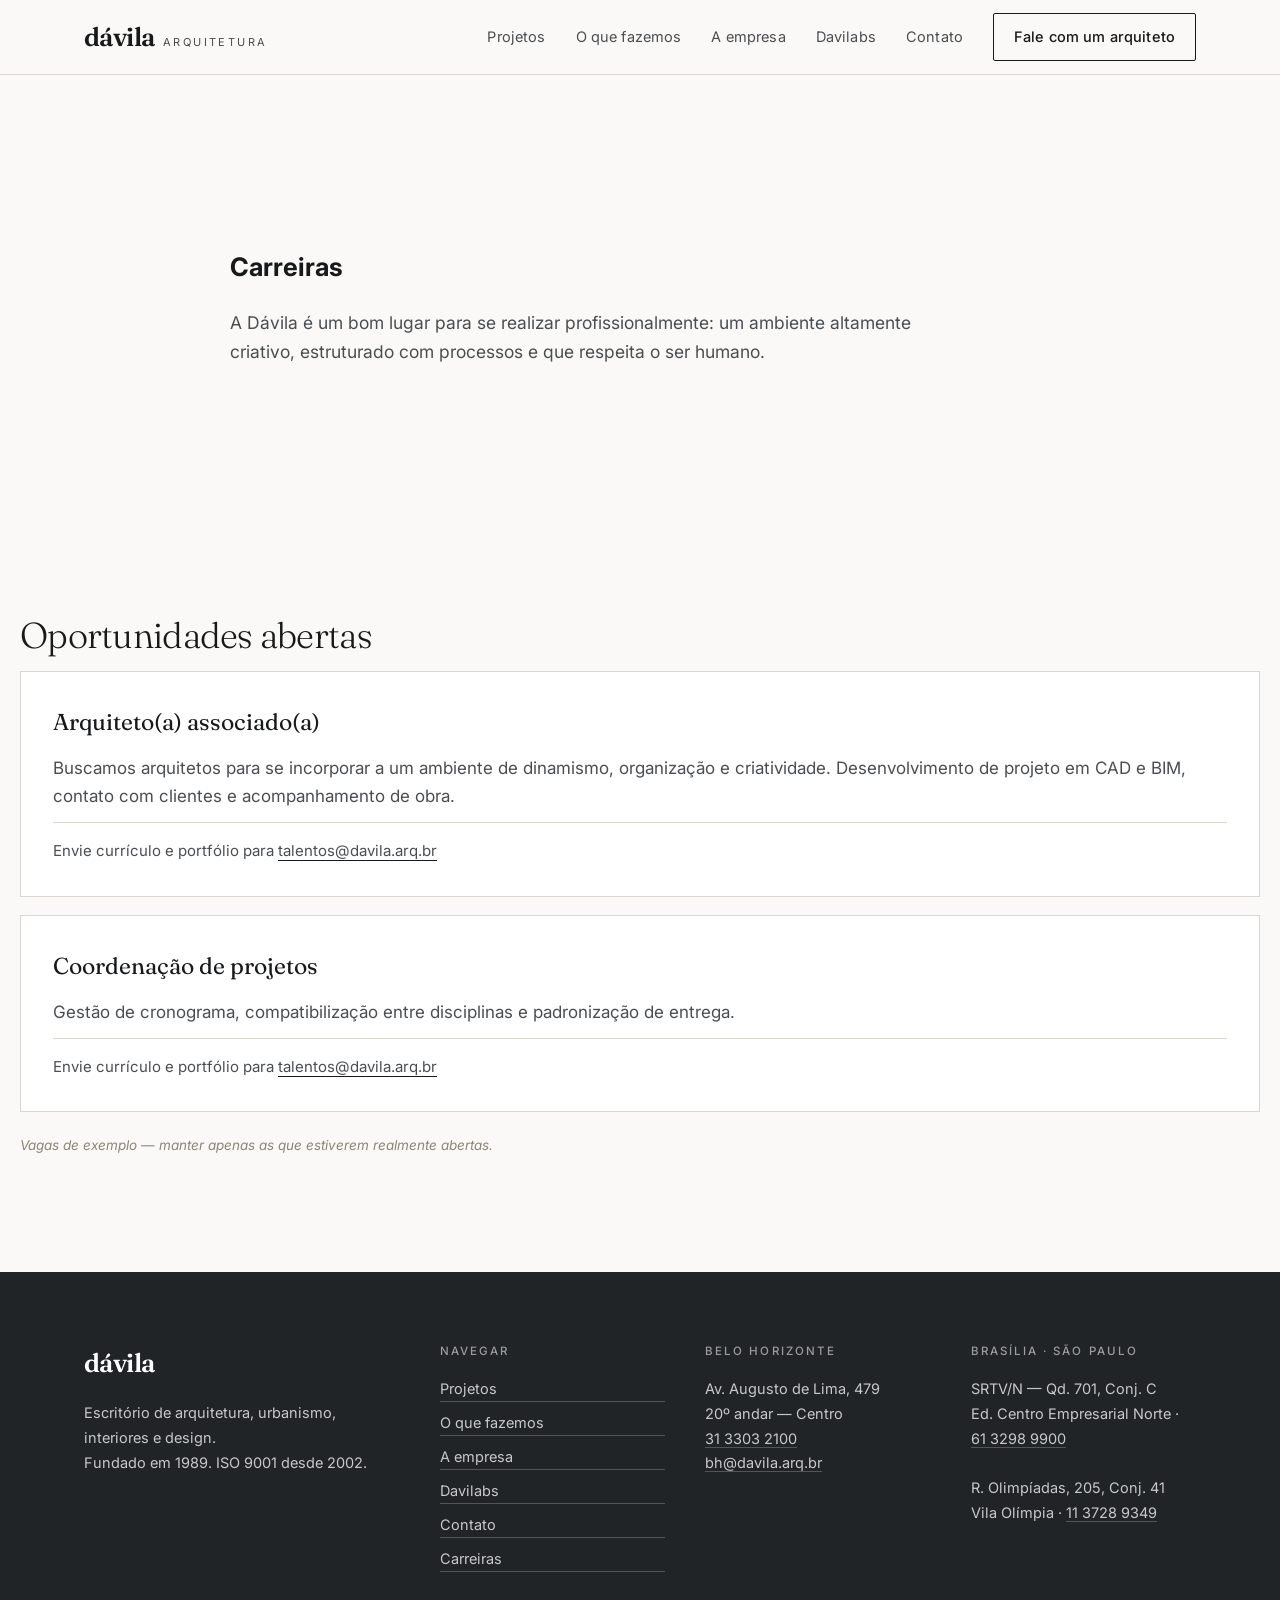
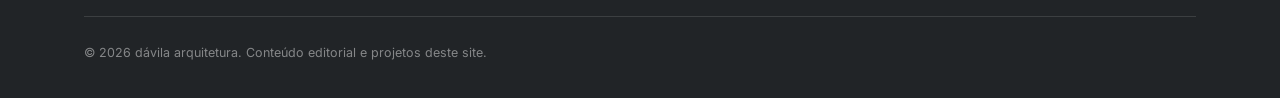
<file: carreiras.html>
<!doctype html>
<html lang="pt-BR">
<head>
<meta charset="utf-8">
<meta name="viewport" content="width=device-width, initial-scale=1">
<title>Carreiras — dávila</title>
<meta name="description" content="Oportunidades abertas no escritório dávila.">
<meta property="og:title" content="Carreiras — dávila">
<meta property="og:description" content="Oportunidades abertas no escritório dávila.">
<link rel="preconnect" href="https://fonts.googleapis.com">
<link rel="preconnect" href="https://fonts.gstatic.com" crossorigin>
<link href="https://fonts.googleapis.com/css2?family=Fraunces:opsz,wght@9..144,300;9..144,400;9..144,600&family=Inter:wght@300;400;500;600&display=swap" rel="stylesheet">
<link rel="stylesheet" href="css/style.css">
</head>
<body>
<a class="skip" href="#conteudo">Pular para o conteúdo</a>
<header class="top">
  <div class="wrap">
    <a class="logo" href="index.html" aria-label="dávila — página inicial">
      <span class="marca">dávila</span><span class="sub">arquitetura</span>
    </a>
    <button class="burger" aria-expanded="false" aria-controls="menu" aria-label="Abrir menu">
      <span></span><span></span><span></span>
    </button>
    <nav id="menu" class="nav" aria-label="Principal">
      <a href="projetos.html">Projetos</a>
<a href="o-que-fazemos.html">O que fazemos</a>
<a href="empresa.html">A empresa</a>
<a href="davilabs.html">Davilabs</a>
<a href="contato.html">Contato</a>
      <a class="cta-nav" href="contato.html">Fale com um arquiteto</a>
    </nav>
  </div>
</header>
<main id="conteudo">

<section class="wrap block first narrow">
  <div class="sec-head">
    <h1>Carreiras</h1>
    <p class="sec-sub">A Dávila é um bom lugar para se realizar profissionalmente: um
    ambiente altamente criativo, estruturado com processos e que respeita o ser humano.</p>
  </div>
</section>

<section class="wrap block">
  <h2 class="h-bloco">Oportunidades abertas</h2>
  <div class="vaga">
    <h3>Arquiteto(a) associado(a)</h3>
    <p>Buscamos arquitetos para se incorporar a um ambiente de dinamismo, organização e
    criatividade. Desenvolvimento de projeto em CAD e BIM, contato com clientes e
    acompanhamento de obra.</p>
    <p class="envio">Envie currículo e portfólio para
    <a href="mailto:talentos@davila.arq.br">talentos@davila.arq.br</a></p>
  </div>
  <div class="vaga">
    <h3>Coordenação de projetos</h3>
    <p>Gestão de cronograma, compatibilização entre disciplinas e padronização de entrega.</p>
    <p class="envio">Envie currículo e portfólio para
    <a href="mailto:talentos@davila.arq.br">talentos@davila.arq.br</a></p>
  </div>
  <p class="nota">Vagas de exemplo — manter apenas as que estiverem realmente abertas.</p>
</section>

</main>
<footer class="foot">
  <div class="wrap">
    <div class="foot-grid">
      <div>
        <span class="marca">dávila</span>
        <p class="foot-l">Escritório de arquitetura, urbanismo, interiores e design.<br>
        Fundado em 1989. ISO 9001 desde 2002.</p>
      </div>
      <div>
        <h3>Navegar</h3>
        <nav class="foot-nav"><a href="projetos.html">Projetos</a>
<a href="o-que-fazemos.html">O que fazemos</a>
<a href="empresa.html">A empresa</a>
<a href="davilabs.html">Davilabs</a>
<a href="contato.html">Contato</a>
<a href="carreiras.html">Carreiras</a></nav>
      </div>
      <div>
        <h3>Belo Horizonte</h3>
        <p class="foot-l">Av. Augusto de Lima, 479<br>20º andar — Centro<br>
        <a href="tel:+553133032100">31 3303 2100</a><br>
        <a href="mailto:bh@davila.arq.br">bh@davila.arq.br</a></p>
      </div>
      <div>
        <h3>Brasília · São Paulo</h3>
        <p class="foot-l">SRTV/N — Qd. 701, Conj. C<br>Ed. Centro Empresarial Norte ·
        <a href="tel:+556132989900">61 3298 9900</a><br><br>
        R. Olimpíadas, 205, Conj. 41<br>Vila Olímpia ·
        <a href="tel:+551137289349">11 3728 9349</a></p>
      </div>
    </div>
    <p class="foot-b">© 2026 dávila arquitetura. Conteúdo editorial e projetos deste site.</p>
  </div>
</footer>
<script src="js/site.js"></script>
</body>
</html>
</file>
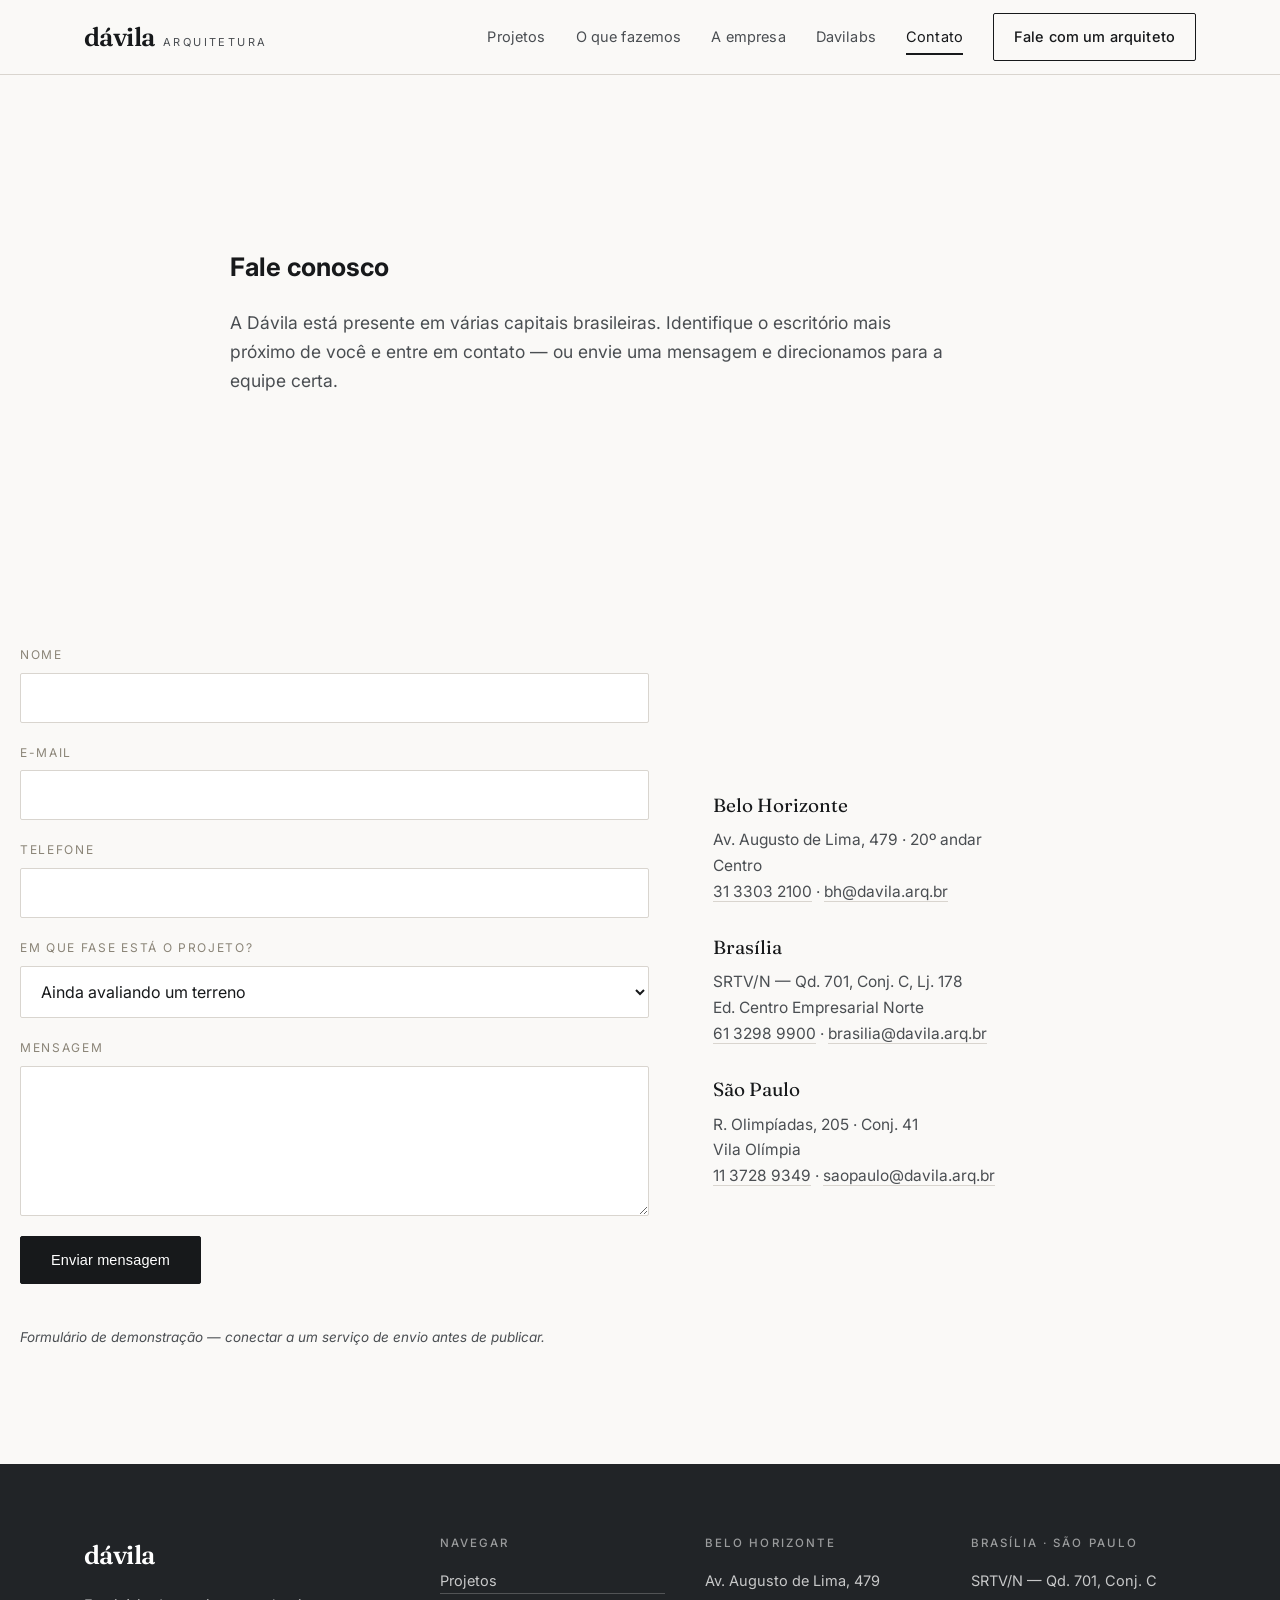
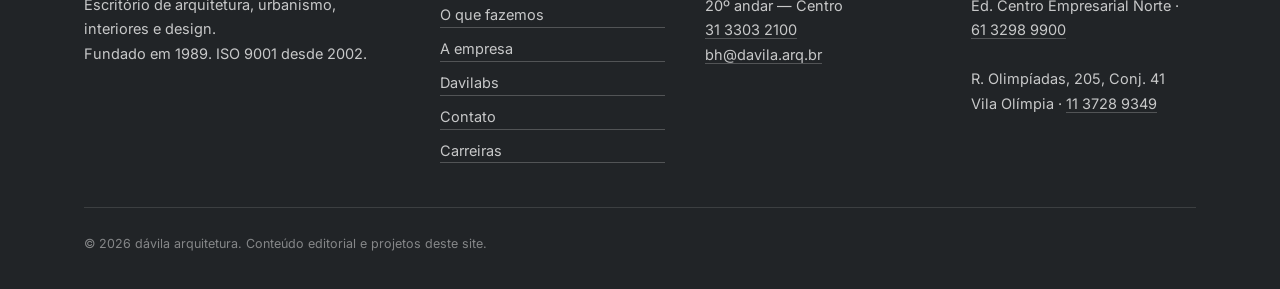
<file: contato.html>
<!doctype html>
<html lang="pt-BR">
<head>
<meta charset="utf-8">
<meta name="viewport" content="width=device-width, initial-scale=1">
<title>Contato — dávila</title>
<meta name="description" content="Fale com o escritório dávila. Belo Horizonte, Brasília e São Paulo.">
<meta property="og:title" content="Contato — dávila">
<meta property="og:description" content="Fale com o escritório dávila. Belo Horizonte, Brasília e São Paulo.">
<link rel="preconnect" href="https://fonts.googleapis.com">
<link rel="preconnect" href="https://fonts.gstatic.com" crossorigin>
<link href="https://fonts.googleapis.com/css2?family=Fraunces:opsz,wght@9..144,300;9..144,400;9..144,600&family=Inter:wght@300;400;500;600&display=swap" rel="stylesheet">
<link rel="stylesheet" href="css/style.css">
</head>
<body>
<a class="skip" href="#conteudo">Pular para o conteúdo</a>
<header class="top">
  <div class="wrap">
    <a class="logo" href="index.html" aria-label="dávila — página inicial">
      <span class="marca">dávila</span><span class="sub">arquitetura</span>
    </a>
    <button class="burger" aria-expanded="false" aria-controls="menu" aria-label="Abrir menu">
      <span></span><span></span><span></span>
    </button>
    <nav id="menu" class="nav" aria-label="Principal">
      <a href="projetos.html">Projetos</a>
<a href="o-que-fazemos.html">O que fazemos</a>
<a href="empresa.html">A empresa</a>
<a href="davilabs.html">Davilabs</a>
<a href="contato.html" class="on">Contato</a>
      <a class="cta-nav" href="contato.html">Fale com um arquiteto</a>
    </nav>
  </div>
</header>
<main id="conteudo">

<section class="wrap block first narrow">
  <div class="sec-head">
    <h1>Fale conosco</h1>
    <p class="sec-sub">A Dávila está presente em várias capitais brasileiras. Identifique
    o escritório mais próximo de você e entre em contato — ou envie uma mensagem e
    direcionamos para a equipe certa.</p>
  </div>
</section>

<section class="wrap block split">
  <form class="form" method="post" action="#" novalidate>
    <div class="campo">
      <label for="nome">Nome</label>
      <input id="nome" name="nome" type="text" autocomplete="name" required>
    </div>
    <div class="campo">
      <label for="email">E-mail</label>
      <input id="email" name="email" type="email" autocomplete="email" required>
    </div>
    <div class="campo">
      <label for="tel">Telefone</label>
      <input id="tel" name="tel" type="tel" autocomplete="tel">
    </div>
    <div class="campo">
      <label for="fase">Em que fase está o projeto?</label>
      <select id="fase" name="fase">
        <option>Ainda avaliando um terreno</option>
        <option>Tenho o terreno, preciso de estudo</option>
        <option>Preciso do projeto arquitetônico</option>
        <option>Projeto em andamento, preciso de apoio</option>
        <option>Obra em execução</option>
        <option>Outro assunto</option>
      </select>
    </div>
    <div class="campo">
      <label for="msg">Mensagem</label>
      <textarea id="msg" name="msg" rows="6"></textarea>
    </div>
    <button class="btn" type="submit">Enviar mensagem</button>
    <p class="nota">Formulário de demonstração — conectar a um serviço de envio antes de publicar.</p>
  </form>
  <div class="escritorios">
    <h3>Belo Horizonte</h3>
    <p>Av. Augusto de Lima, 479 · 20º andar<br>Centro<br>
    <a href="tel:+553133032100">31 3303 2100</a> · <a href="mailto:bh@davila.arq.br">bh@davila.arq.br</a></p>
    <h3>Brasília</h3>
    <p>SRTV/N — Qd. 701, Conj. C, Lj. 178<br>Ed. Centro Empresarial Norte<br>
    <a href="tel:+556132989900">61 3298 9900</a> · <a href="mailto:brasilia@davila.arq.br">brasilia@davila.arq.br</a></p>
    <h3>São Paulo</h3>
    <p>R. Olimpíadas, 205 · Conj. 41<br>Vila Olímpia<br>
    <a href="tel:+551137289349">11 3728 9349</a> · <a href="mailto:saopaulo@davila.arq.br">saopaulo@davila.arq.br</a></p>
  </div>
</section>

</main>
<footer class="foot">
  <div class="wrap">
    <div class="foot-grid">
      <div>
        <span class="marca">dávila</span>
        <p class="foot-l">Escritório de arquitetura, urbanismo, interiores e design.<br>
        Fundado em 1989. ISO 9001 desde 2002.</p>
      </div>
      <div>
        <h3>Navegar</h3>
        <nav class="foot-nav"><a href="projetos.html">Projetos</a>
<a href="o-que-fazemos.html">O que fazemos</a>
<a href="empresa.html">A empresa</a>
<a href="davilabs.html">Davilabs</a>
<a href="contato.html">Contato</a>
<a href="carreiras.html">Carreiras</a></nav>
      </div>
      <div>
        <h3>Belo Horizonte</h3>
        <p class="foot-l">Av. Augusto de Lima, 479<br>20º andar — Centro<br>
        <a href="tel:+553133032100">31 3303 2100</a><br>
        <a href="mailto:bh@davila.arq.br">bh@davila.arq.br</a></p>
      </div>
      <div>
        <h3>Brasília · São Paulo</h3>
        <p class="foot-l">SRTV/N — Qd. 701, Conj. C<br>Ed. Centro Empresarial Norte ·
        <a href="tel:+556132989900">61 3298 9900</a><br><br>
        R. Olimpíadas, 205, Conj. 41<br>Vila Olímpia ·
        <a href="tel:+551137289349">11 3728 9349</a></p>
      </div>
    </div>
    <p class="foot-b">© 2026 dávila arquitetura. Conteúdo editorial e projetos deste site.</p>
  </div>
</footer>
<script src="js/site.js"></script>
</body>
</html>
</file>
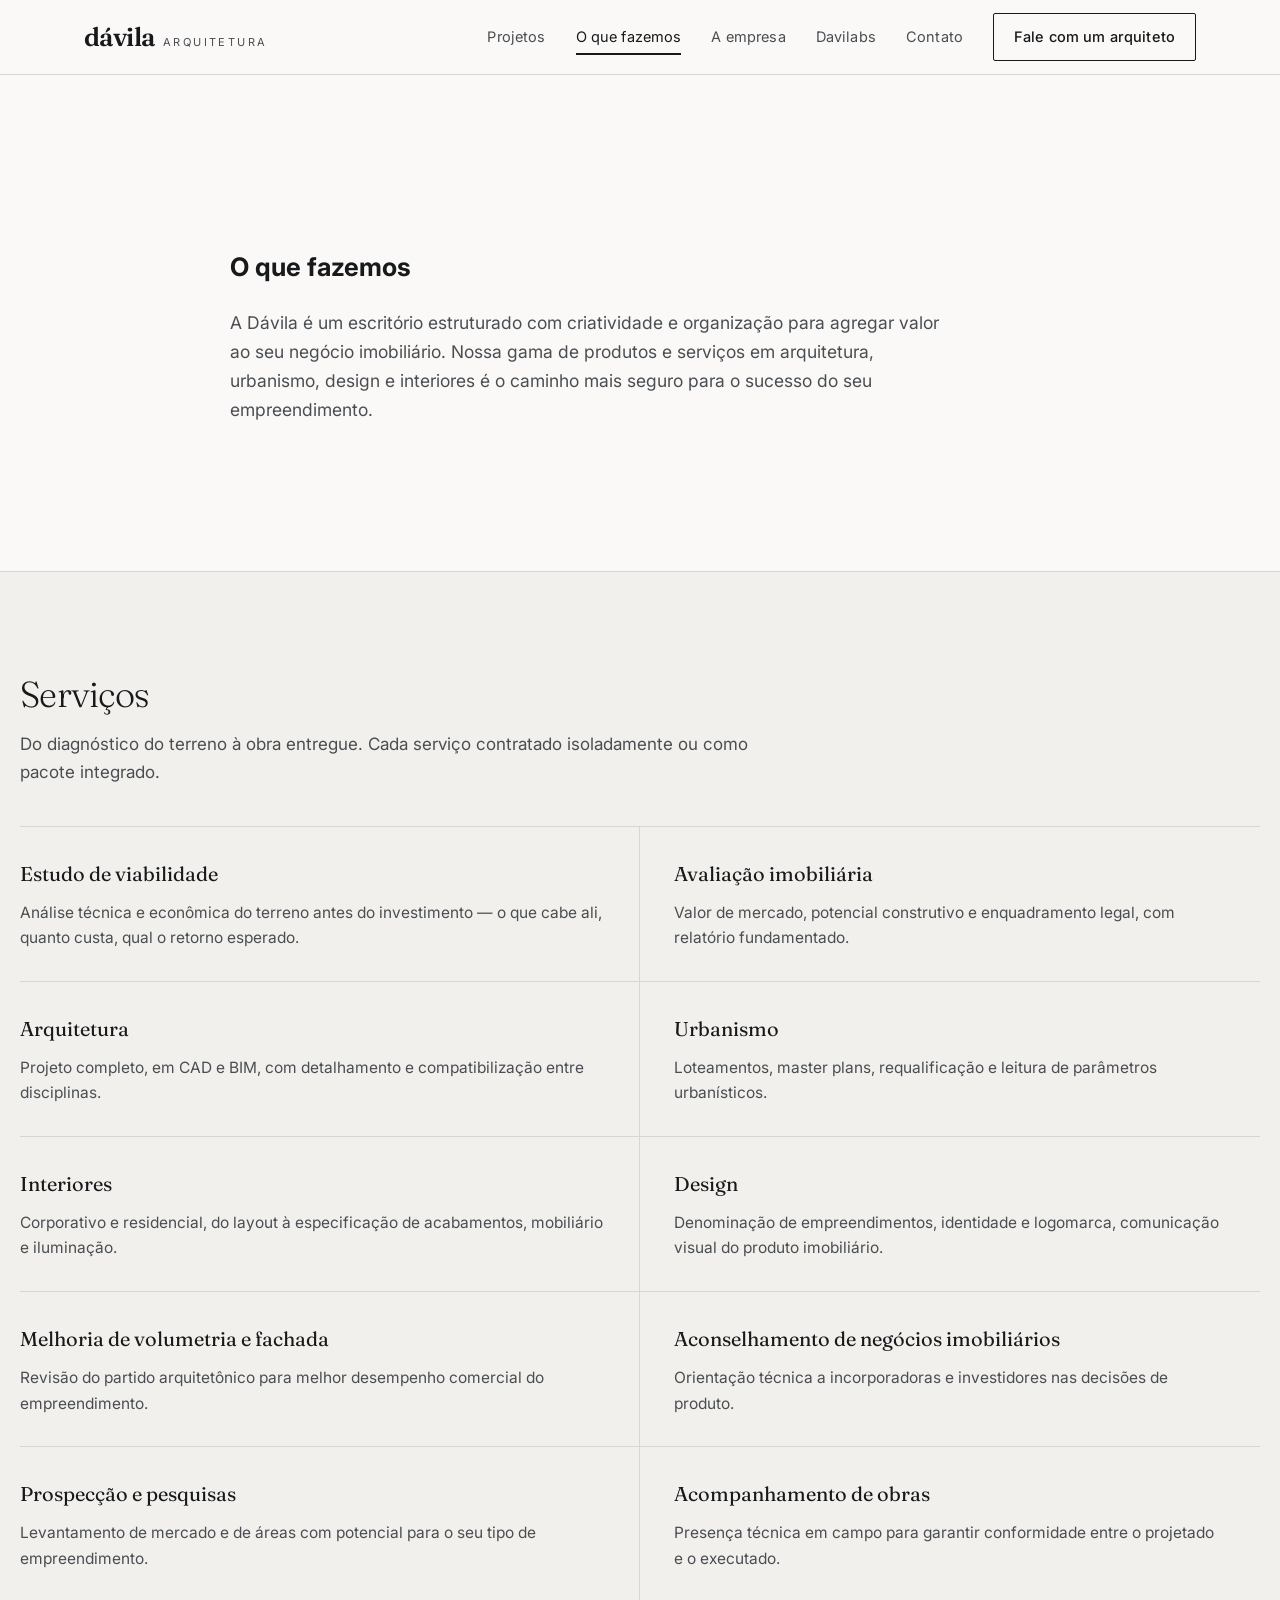
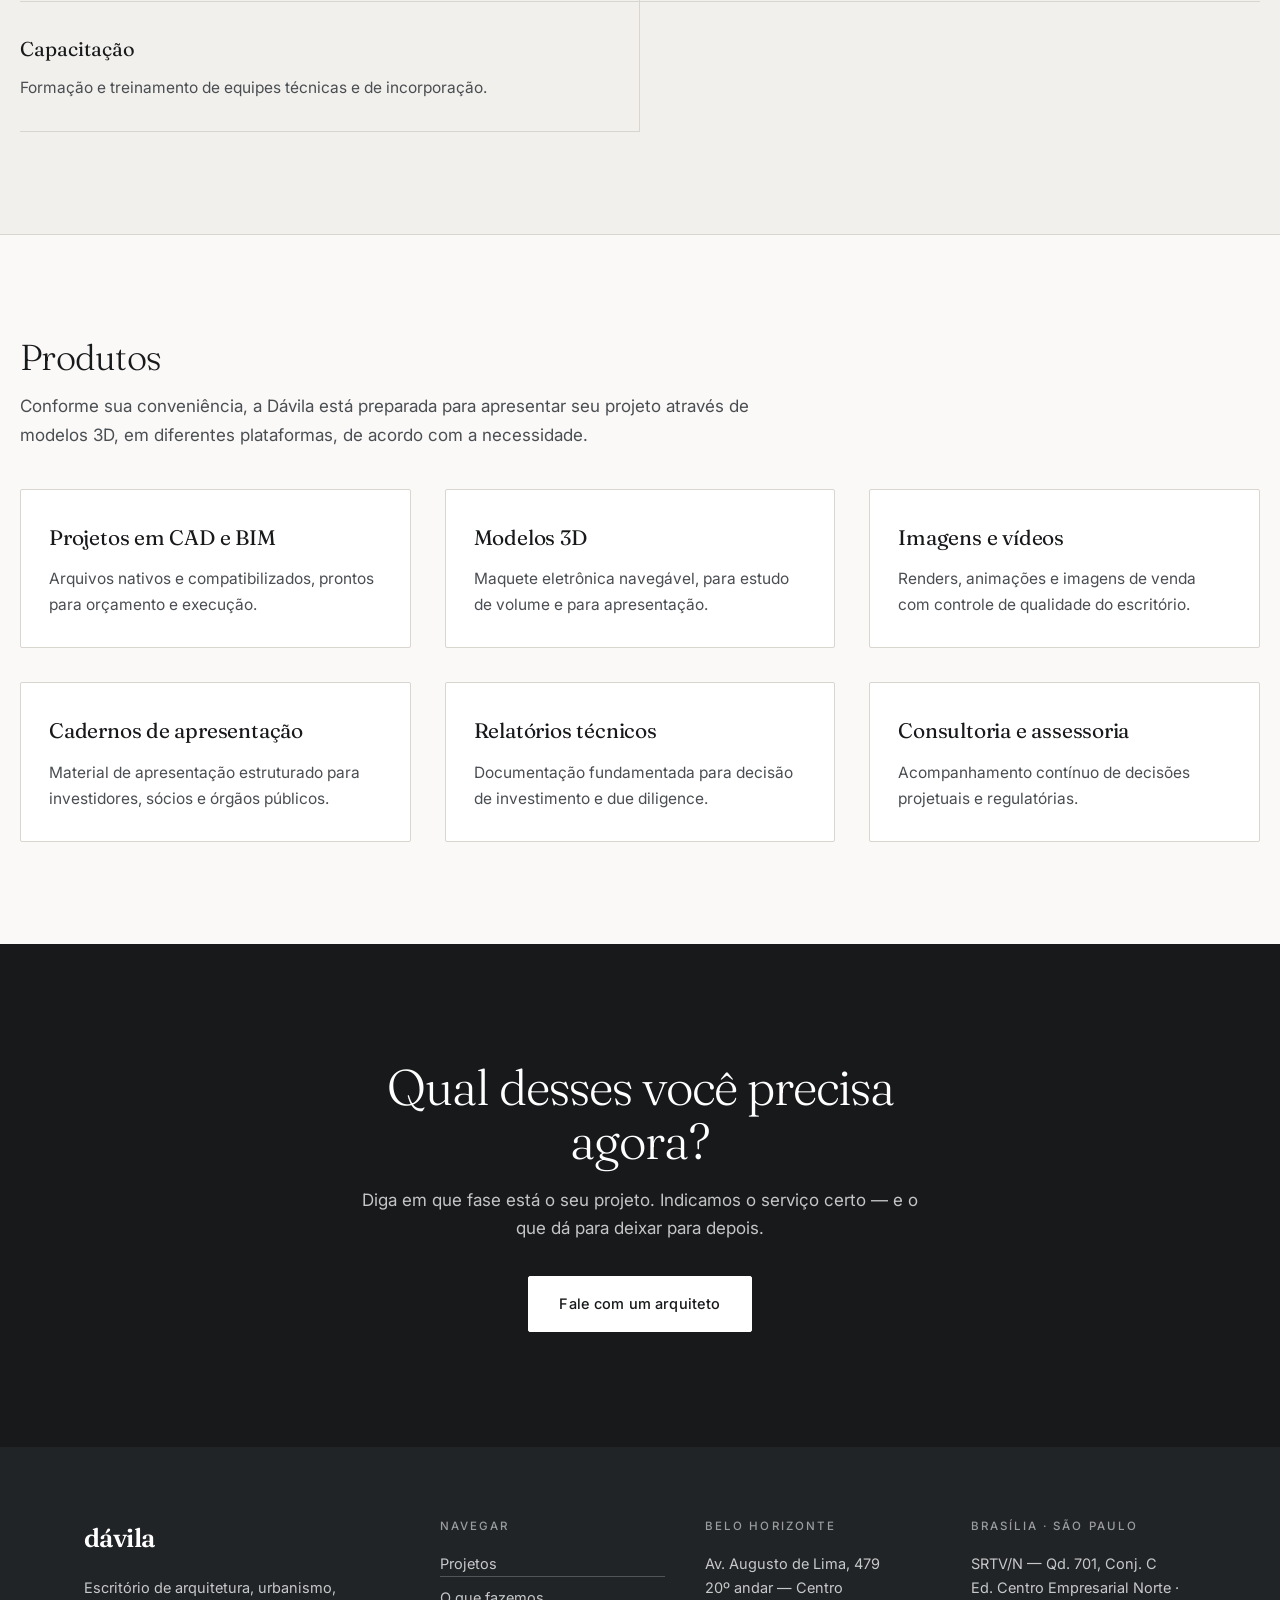
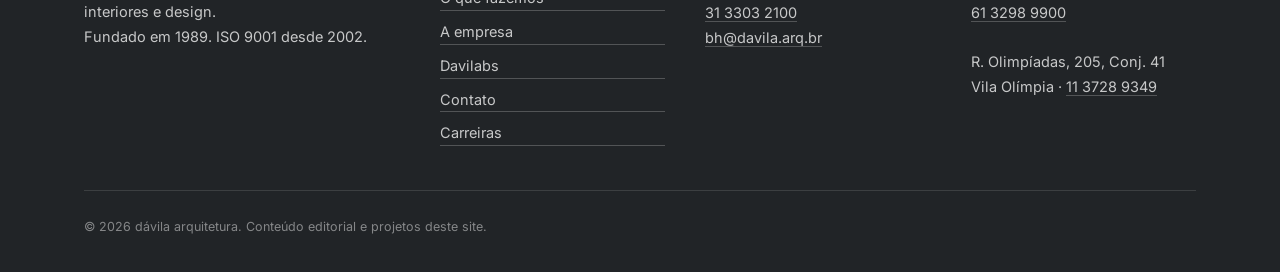
<file: o-que-fazemos.html>
<!doctype html>
<html lang="pt-BR">
<head>
<meta charset="utf-8">
<meta name="viewport" content="width=device-width, initial-scale=1">
<title>O que fazemos — dávila</title>
<meta name="description" content="Serviços e produtos: estudo de viabilidade, arquitetura, urbanismo, interiores, avaliação imobiliária e acompanhamento de obras.">
<meta property="og:title" content="O que fazemos — dávila">
<meta property="og:description" content="Serviços e produtos: estudo de viabilidade, arquitetura, urbanismo, interiores, avaliação imobiliária e acompanhamento de obras.">
<link rel="preconnect" href="https://fonts.googleapis.com">
<link rel="preconnect" href="https://fonts.gstatic.com" crossorigin>
<link href="https://fonts.googleapis.com/css2?family=Fraunces:opsz,wght@9..144,300;9..144,400;9..144,600&family=Inter:wght@300;400;500;600&display=swap" rel="stylesheet">
<link rel="stylesheet" href="css/style.css">
</head>
<body>
<a class="skip" href="#conteudo">Pular para o conteúdo</a>
<header class="top">
  <div class="wrap">
    <a class="logo" href="index.html" aria-label="dávila — página inicial">
      <span class="marca">dávila</span><span class="sub">arquitetura</span>
    </a>
    <button class="burger" aria-expanded="false" aria-controls="menu" aria-label="Abrir menu">
      <span></span><span></span><span></span>
    </button>
    <nav id="menu" class="nav" aria-label="Principal">
      <a href="projetos.html">Projetos</a>
<a href="o-que-fazemos.html" class="on">O que fazemos</a>
<a href="empresa.html">A empresa</a>
<a href="davilabs.html">Davilabs</a>
<a href="contato.html">Contato</a>
      <a class="cta-nav" href="contato.html">Fale com um arquiteto</a>
    </nav>
  </div>
</header>
<main id="conteudo">

<section class="wrap block first narrow">
  <div class="sec-head">
    <h1>O que fazemos</h1>
    <p class="sec-sub">A Dávila é um escritório estruturado com criatividade e organização
    para agregar valor ao seu negócio imobiliário. Nossa gama de produtos e serviços em
    arquitetura, urbanismo, design e interiores é o caminho mais seguro para o sucesso do
    seu empreendimento.</p>
  </div>
</section>

<section class="band">
  <div class="wrap block">
    <h2 class="h-bloco">Serviços</h2>
    <p class="bloco-sub">Do diagnóstico do terreno à obra entregue. Cada serviço contratado isoladamente
    ou como pacote integrado.</p>
    <dl class="serv">
      <div><dt>Estudo de viabilidade</dt><dd>Análise técnica e econômica do terreno antes do
      investimento — o que cabe ali, quanto custa, qual o retorno esperado.</dd></div>
      <div><dt>Avaliação imobiliária</dt><dd>Valor de mercado, potencial construtivo e
      enquadramento legal, com relatório fundamentado.</dd></div>
      <div><dt>Arquitetura</dt><dd>Projeto completo, em CAD e BIM, com detalhamento e
      compatibilização entre disciplinas.</dd></div>
      <div><dt>Urbanismo</dt><dd>Loteamentos, master plans, requalificação e leitura de
      parâmetros urbanísticos.</dd></div>
      <div><dt>Interiores</dt><dd>Corporativo e residencial, do layout à especificação de
      acabamentos, mobiliário e iluminação.</dd></div>
      <div><dt>Design</dt><dd>Denominação de empreendimentos, identidade e logomarca,
      comunicação visual do produto imobiliário.</dd></div>
      <div><dt>Melhoria de volumetria e fachada</dt><dd>Revisão do partido arquitetônico para
      melhor desempenho comercial do empreendimento.</dd></div>
      <div><dt>Aconselhamento de negócios imobiliários</dt><dd>Orientação técnica a incorporadoras
      e investidores nas decisões de produto.</dd></div>
      <div><dt>Prospecção e pesquisas</dt><dd>Levantamento de mercado e de áreas com potencial
      para o seu tipo de empreendimento.</dd></div>
      <div><dt>Acompanhamento de obras</dt><dd>Presença técnica em campo para garantir
      conformidade entre o projetado e o executado.</dd></div>
      <div><dt>Capacitação</dt><dd>Formação e treinamento de equipes técnicas e de
      incorporação.</dd></div>
    </dl>
  </div>
</section>

<section class="wrap block">
  <h2 class="h-bloco">Produtos</h2>
  <p class="bloco-sub">Conforme sua conveniência, a Dávila está preparada para apresentar seu
  projeto através de modelos 3D, em diferentes plataformas, de acordo com a necessidade.</p>
  <div class="grid3">
    <article class="card"><h3>Projetos em CAD e BIM</h3><p>Arquivos nativos e compatibilizados,
    prontos para orçamento e execução.</p></article>
    <article class="card"><h3>Modelos 3D</h3><p>Maquete eletrônica navegável, para estudo de
    volume e para apresentação.</p></article>
    <article class="card"><h3>Imagens e vídeos</h3><p>Renders, animações e imagens de venda
    com controle de qualidade do escritório.</p></article>
    <article class="card"><h3>Cadernos de apresentação</h3><p>Material de apresentação
    estruturado para investidores, sócios e órgãos públicos.</p></article>
    <article class="card"><h3>Relatórios técnicos</h3><p>Documentação fundamentada para
    decisão de investimento e due diligence.</p></article>
    <article class="card"><h3>Consultoria e assessoria</h3><p>Acompanhamento contínuo de
    decisões projetuais e regulatórias.</p></article>
  </div>
</section>

<section class="cta-final">
  <div class="wrap">
    <h2>Qual desses você precisa agora?</h2>
    <p>Diga em que fase está o seu projeto. Indicamos o serviço certo — e o que dá para
    deixar para depois.</p>
    <a class="btn" href="contato.html">Fale com um arquiteto</a>
  </div>
</section>

</main>
<footer class="foot">
  <div class="wrap">
    <div class="foot-grid">
      <div>
        <span class="marca">dávila</span>
        <p class="foot-l">Escritório de arquitetura, urbanismo, interiores e design.<br>
        Fundado em 1989. ISO 9001 desde 2002.</p>
      </div>
      <div>
        <h3>Navegar</h3>
        <nav class="foot-nav"><a href="projetos.html">Projetos</a>
<a href="o-que-fazemos.html">O que fazemos</a>
<a href="empresa.html">A empresa</a>
<a href="davilabs.html">Davilabs</a>
<a href="contato.html">Contato</a>
<a href="carreiras.html">Carreiras</a></nav>
      </div>
      <div>
        <h3>Belo Horizonte</h3>
        <p class="foot-l">Av. Augusto de Lima, 479<br>20º andar — Centro<br>
        <a href="tel:+553133032100">31 3303 2100</a><br>
        <a href="mailto:bh@davila.arq.br">bh@davila.arq.br</a></p>
      </div>
      <div>
        <h3>Brasília · São Paulo</h3>
        <p class="foot-l">SRTV/N — Qd. 701, Conj. C<br>Ed. Centro Empresarial Norte ·
        <a href="tel:+556132989900">61 3298 9900</a><br><br>
        R. Olimpíadas, 205, Conj. 41<br>Vila Olímpia ·
        <a href="tel:+551137289349">11 3728 9349</a></p>
      </div>
    </div>
    <p class="foot-b">© 2026 dávila arquitetura. Conteúdo editorial e projetos deste site.</p>
  </div>
</footer>
<script src="js/site.js"></script>
</body>
</html>
</file>
<file: css/style.css>
:root{
  --grafite:#17191b; --grafite-2:#212427; --concreto:#5c5f62; --areia:#8b8578;
  --papel:#faf9f7; --papel-2:#f2f0ec; --linha:#d9d5cf;
  --tinta:#17191b; --tinta-2:#4a4e52; --branco:#ffffff;
  --max:1240px; --gut:clamp(20px,5vw,64px);
  --serif:"Fraunces",Georgia,"Times New Roman",serif;
  --sans:"Inter",-apple-system,BlinkMacSystemFont,"Segoe UI",Roboto,sans-serif;
}
*{box-sizing:border-box}
html{scroll-behavior:smooth}
body{margin:0;background:var(--papel);color:var(--tinta);font-family:var(--sans);
     font-size:17px;line-height:1.65;-webkit-font-smoothing:antialiased}
img{max-width:100%;display:block;height:auto}
a{color:inherit;text-decoration:none}
.wrap{width:100%;max-width:var(--max);margin:0 auto;padding:0 var(--gut)}
.skip{position:absolute;left:-9999px}
.skip:focus{left:16px;top:16px;background:var(--tinta);color:#fff;padding:10px 16px;z-index:99}
:focus-visible{outline:2px solid var(--tinta);outline-offset:3px}

/* header */
.top{position:sticky;top:0;z-index:50;background:rgba(250,249,247,.94);
     backdrop-filter:blur(10px);border-bottom:1px solid var(--linha)}
.top .wrap{display:flex;align-items:center;justify-content:space-between;
           min-height:74px;gap:24px}
.logo{display:flex;align-items:baseline;gap:8px}
.marca{font-family:var(--serif);font-size:26px;font-weight:600;letter-spacing:-.02em}
.sub{font-size:11px;letter-spacing:.22em;text-transform:uppercase;color:var(--tinta-2)}
.nav{display:flex;align-items:center;gap:30px}
.nav a{font-size:14.5px;letter-spacing:.01em;color:var(--tinta-2);position:relative;padding:4px 0}
.nav a:hover,.nav a.on{color:var(--tinta)}
.nav a.on::after{content:"";position:absolute;left:0;right:0;bottom:-2px;height:1.5px;background:var(--tinta)}
.cta-nav{border:1px solid var(--tinta);padding:11px 20px !important;border-radius:2px;
         color:var(--tinta) !important;font-weight:500;transition:.2s}
.cta-nav:hover{background:var(--tinta);color:#fff !important}
.burger{display:none;background:none;border:0;padding:10px;cursor:pointer}
.burger span{display:block;width:24px;height:1.5px;background:var(--tinta);margin:6px 0;transition:.25s}
.burger[aria-expanded="true"] span:nth-child(1){transform:translateY(7.5px) rotate(45deg)}
.burger[aria-expanded="true"] span:nth-child(2){opacity:0}
.burger[aria-expanded="true"] span:nth-child(3){transform:translateY(-7.5px) rotate(-45deg)}

/* hero */
.hero{position:relative;min-height:clamp(520px,80vh,760px);display:flex;align-items:flex-end;
      background:var(--grafite);overflow:hidden}
.hero-img{position:absolute;inset:0;width:100%;height:100%;object-fit:cover;opacity:.62}
.hero::after{content:"";position:absolute;inset:0;
  background:linear-gradient(180deg,rgba(23,25,27,.25) 0%,rgba(23,25,27,.82) 100%)}
.hero-in{position:relative;z-index:2;color:#fff;padding-top:120px;padding-bottom:64px}
.eyebrow{font-size:11.5px;letter-spacing:.24em;text-transform:uppercase;color:rgba(255,255,255,.72);margin:0 0 22px}
.hero h1{font-family:var(--serif);font-weight:300;font-size:clamp(40px,7.4vw,86px);
         line-height:1.02;letter-spacing:-.03em;margin:0 0 24px}
.lead{font-size:clamp(16px,1.9vw,19.5px);max-width:56ch;color:rgba(255,255,255,.86);margin:0 0 34px}
.hero-cta{display:flex;gap:14px;flex-wrap:wrap}

/* botões */
.btn{display:inline-block;background:var(--branco);color:var(--grafite);padding:15px 30px;
     border-radius:2px;font-size:14.5px;font-weight:500;letter-spacing:.01em;
     border:1px solid var(--branco);transition:.2s}
.btn:hover{background:transparent;color:#fff}
.btn.ghost{background:transparent;color:#fff;border-color:rgba(255,255,255,.5)}
.btn.ghost:hover{border-color:#fff;background:rgba(255,255,255,.1)}

/* faixa de números */
.strip{background:var(--grafite-2);color:#fff}
.strip-grid{display:grid;grid-template-columns:repeat(4,1fr);gap:2px}
.strip-grid>div{padding:30px 0;display:flex;flex-direction:column;gap:6px}
.strip-grid strong{font-family:var(--serif);font-size:clamp(22px,3vw,32px);font-weight:400}
.strip-grid span{font-size:11.5px;letter-spacing:.16em;text-transform:uppercase;color:rgba(255,255,255,.6)}

/* blocos */
.block{padding:clamp(56px,8vw,110px) 0}
.block.first{padding-top:clamp(120px,12vw,150px)}
.block.narrow{max-width:820px}
.band{background:var(--papel-2);border-top:1px solid var(--linha);border-bottom:1px solid var(--linha)}
.sec-head{max-width:720px;margin-bottom:44px}
h2{font-family:var(--serif);font-weight:300;font-size:clamp(30px,4.4vw,50px);
   line-height:1.08;letter-spacing:-.02em;margin:0 0 18px}
.sec-sub{color:var(--tinta-2);font-size:17.5px;margin:0}
.h-bloco{font-size:clamp(25px,3.2vw,36px);margin-bottom:16px}
.bloco-sub{color:var(--tinta-2);max-width:70ch;margin:0 0 40px}
.more{margin-top:40px;font-size:15px;border-bottom:1px solid var(--tinta);display:inline-block;padding-bottom:3px}
.nota{font-size:13.5px;color:var(--areia);font-style:italic;margin-top:22px}

/* grids */
.grid3{display:grid;grid-template-columns:repeat(3,1fr);gap:clamp(20px,3vw,34px)}
.card{background:var(--branco);border:1px solid var(--linha);padding:30px 28px;border-radius:2px}
.card h3{font-family:var(--serif);font-size:21px;font-weight:400;margin:0 0 12px;letter-spacing:-.01em}
.card p{margin:0;font-size:15.5px;color:var(--tinta-2)}
.band .card{background:var(--papel)}

/* projetos */
.proj{display:block;background:var(--branco);border:1px solid var(--linha)}
.proj img{aspect-ratio:4/3;object-fit:cover;width:100%;transition:.5s}
.proj:hover img{opacity:.88}
.proj-meta{padding:20px 22px 24px}
.proj-meta h3{font-family:var(--serif);font-size:19px;font-weight:400;margin:0 0 6px}
.proj-meta p{margin:0;font-size:13.5px;color:var(--tinta-2);letter-spacing:.02em}

/* filtros */
.filtros{display:flex;flex-direction:column;gap:18px;margin-bottom:26px}
.fgrupo{display:flex;flex-wrap:wrap;gap:8px;align-items:center}
.flabel{font-size:11.5px;letter-spacing:.18em;text-transform:uppercase;color:var(--areia);
        min-width:112px}
.fchip{background:transparent;border:1px solid var(--linha);padding:9px 16px;border-radius:100px;
       font-family:var(--sans);font-size:14px;color:var(--tinta-2);cursor:pointer;transition:.18s}
.fchip:hover{border-color:var(--tinta)}
.fchip.on{background:var(--tinta);border-color:var(--tinta);color:#fff}
.fchip:focus-visible{outline:2px solid var(--tinta);outline-offset:2px}
.contador{font-size:14px;color:var(--tinta-2);margin:0 0 26px}
.vazio{font-size:16px;color:var(--tinta-2);padding:40px 0}

/* serviços */
.serv{display:grid;grid-template-columns:repeat(2,1fr);gap:0;margin:0;
      border-top:1px solid var(--linha)}
.serv>div{padding:30px 34px 30px 0;border-bottom:1px solid var(--linha)}
.serv>div:nth-child(odd){border-right:1px solid var(--linha);padding-right:34px}
.serv>div:nth-child(even){padding-left:34px}
.serv dt{font-family:var(--serif);font-size:20px;font-weight:400;margin-bottom:10px}
.serv dd{margin:0;font-size:15.5px;color:var(--tinta-2)}

/* split */
.split{display:grid;grid-template-columns:1.15fr 1fr;gap:clamp(28px,5vw,64px);align-items:center}
.split2{display:grid;grid-template-columns:1fr 1fr;gap:clamp(28px,5vw,64px)}
.split figure{margin:0}
.split p,.split2 p{color:var(--tinta-2)}
.split p strong,.split2 p strong{color:var(--tinta)}

/* time */
.team{grid-template-columns:repeat(3,1fr)}
.pessoa{margin:0}
.pessoa img{aspect-ratio:4/5;object-fit:cover}
.pessoa h3{font-family:var(--serif);font-size:19px;font-weight:400;margin:16px 0 4px}
.pessoa p{margin:0;font-size:14px;color:var(--tinta-2)}

/* prêmios */
.premios{list-style:none;padding:0;margin:0;border-top:1px solid var(--linha)}
.premios li{padding:20px 0;border-bottom:1px solid var(--linha);font-size:16px;color:var(--tinta-2)}
.premios strong{color:var(--tinta);font-weight:600}

/* artigos */
.post{background:var(--branco);border:1px solid var(--linha);padding:0 0 26px;display:block}
.post img{aspect-ratio:3/2;object-fit:cover;margin-bottom:22px}
.post .tag{display:inline-block;font-size:11px;letter-spacing:.18em;text-transform:uppercase;
           color:var(--areia);margin:0 26px 10px}
.post h3{font-family:var(--serif);font-size:21px;font-weight:400;line-height:1.25;
         margin:0 26px 12px;letter-spacing:-.01em}
.post p{margin:0 26px 16px;font-size:15.5px;color:var(--tinta-2)}
.post time,.post .autor{font-size:13.5px;color:var(--areia);margin:0 26px}
.artigos{grid-template-columns:repeat(3,1fr)}

/* formulário / contato */
.form{display:flex;flex-direction:column;gap:20px}
.campo{display:flex;flex-direction:column;gap:8px}
.campo label{font-size:12px;letter-spacing:.14em;text-transform:uppercase;color:var(--areia)}
input,select,textarea{font-family:var(--sans);font-size:16px;color:var(--tinta);
  background:var(--branco);border:1px solid var(--linha);border-radius:2px;padding:14px 16px;width:100%}
input:focus,select:focus,textarea:focus{border-color:var(--tinta);outline:none}
.form .btn{background:var(--tinta);color:#fff;border-color:var(--tinta);align-self:flex-start;cursor:pointer}
.form .btn:hover{background:transparent;color:var(--tinta)}
.escritorios h3{font-family:var(--serif);font-size:19px;font-weight:400;margin:0 0 6px}
.escritorios p{font-size:15.5px;color:var(--tinta-2);margin:0 0 28px}
.escritorios a{border-bottom:1px solid var(--linha)}

/* vagas */
.vaga{background:var(--branco);border:1px solid var(--linha);padding:32px;margin-bottom:18px}
.vaga h3{font-family:var(--serif);font-size:23px;font-weight:400;margin:0 0 12px}
.vaga p{margin:0 0 12px;color:var(--tinta-2)}
.vaga .envio{border-top:1px solid var(--linha);padding-top:16px;margin:0;font-size:15px}
.vaga a{border-bottom:1px solid var(--tinta)}

/* CTA final */
.cta-final{background:var(--grafite);color:#fff;padding:clamp(60px,9vw,120px) 0;text-align:center}
.cta-final h2{color:#fff;max-width:20ch;margin-left:auto;margin-right:auto}
.cta-final p{color:rgba(255,255,255,.75);max-width:52ch;margin:0 auto 34px}
.cta-final .btn:hover{background:#fff;color:var(--grafite)}

/* footer */
.foot{background:var(--grafite-2);color:rgba(255,255,255,.75);padding:70px 0 34px;font-size:14.5px}
.foot-grid{display:grid;grid-template-columns:1.4fr 1fr 1fr 1fr;gap:40px;padding-bottom:44px;
           border-bottom:1px solid rgba(255,255,255,.12)}
.foot .marca{color:#fff;display:block;margin-bottom:16px}
.foot h3{font-size:11.5px;letter-spacing:.18em;text-transform:uppercase;
         color:rgba(255,255,255,.55);margin:0 0 16px;font-weight:500}
.foot-l{margin:0;line-height:1.7}
.foot a{border-bottom:1px solid rgba(255,255,255,.22)}
.foot a:hover{color:#fff;border-color:#fff}
.foot-nav{display:flex;flex-direction:column;gap:9px}
.foot-b{margin:26px 0 0;font-size:12.5px;color:rgba(255,255,255,.45)}

/* responsivo */
@media(max-width:1024px){
  .grid3,.artigos,.team{grid-template-columns:repeat(2,1fr)}
  .foot-grid{grid-template-columns:1fr 1fr}
}
@media(max-width:820px){
  .burger{display:block}
  .nav{position:fixed;inset:74px 0 auto;background:var(--papel);flex-direction:column;
       align-items:flex-start;gap:0;padding:16px var(--gut) 32px;border-bottom:1px solid var(--linha);
       transform:translateY(-140%);transition:.3s;box-shadow:0 20px 40px rgba(0,0,0,.08)}
  .nav.open{transform:translateY(0)}
  .nav a{width:100%;padding:16px 0;border-bottom:1px solid var(--linha);font-size:17px}
  .nav a.on::after{display:none}
  .cta-nav{text-align:center;margin-top:20px;border-radius:2px}
  .split,.split2{grid-template-columns:1fr}
  .split figure{order:-1}
  .serv{grid-template-columns:1fr}
  .serv>div:nth-child(odd){border-right:0;padding-right:0}
  .serv>div:nth-child(even){padding-left:0}
  .strip-grid{grid-template-columns:1fr 1fr}
  .hero-in{padding-top:80px}
}
@media(max-width:560px){
  .grid3,.artigos,.team,.foot-grid{grid-template-columns:1fr}
  .flabel{min-width:100%}
}
@media(prefers-reduced-motion:reduce){
  *{animation:none !important;transition:none !important}
  html{scroll-behavior:auto}
}
</file>
